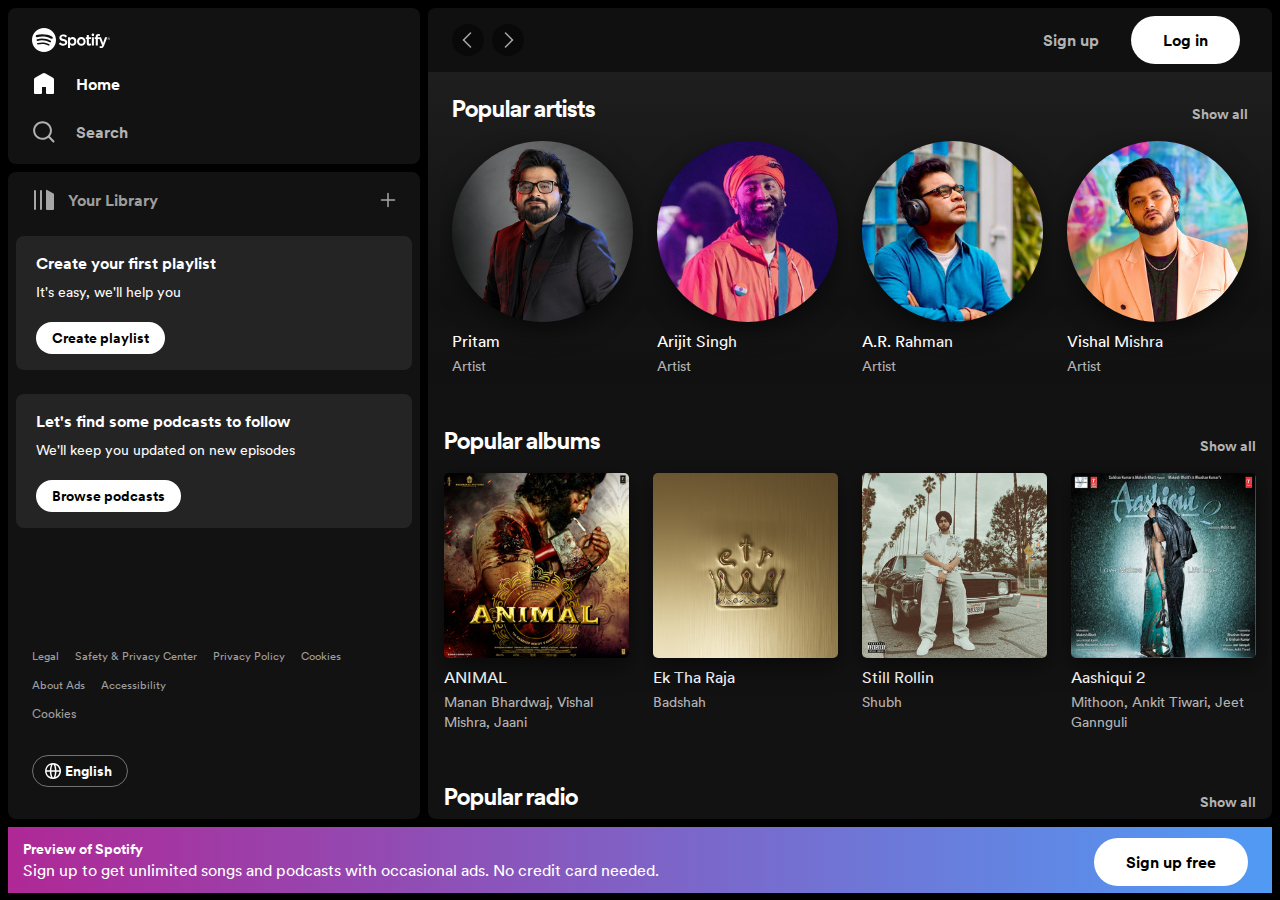
<file: index.html>
<!DOCTYPE html>
<html lang="en">
<head>
    <meta charset="UTF-8">
    <meta name="viewport" content="width=device-width, initial-scale=1.0">
    <title>Spotify - Web Player: Music for everyone</title>
    <link rel="icon" type="image/png" sizes="32x32"
        href="assets/icons/icon.png">
    <link rel="icon" type="image/png" sizes="16x16"
        href="assets/icons/icon-sm.png">
    <link rel="stylesheet" href="styles.css">
</head>

<body>

    <div class="spotify-divisions">
        <!-- main divisions start -->
        <div class="main-div">
            <!-- left.....  -->
            <div class="main-div-left">
                <div class="menu">
                    <div>
                        <img class="icon" src="assets/icons/spotify.svg">
                    </div>
                    <ul>
                        <li>
                            <img class="icon menu-icons" src="assets/icons/home_filled.svg">
                            <p>Home</p>
                        </li>
                        <li class="search">
                            <img class="icon menu-icons" src="assets/icons/search.svg">
                            <p>Search</p>
                        </li>
                    </ul>
                </div>

                <div class="library">
                    <div class="library-flex">
                        <div>
                            <img class="icon menu-icons" src="assets/icons/library.svg">
                            <p>Your Library</p>
                        </div>
                        <img class="icon menu-icons plus" src="assets/icons/plus.svg">
                    </div>
                    <div class="library-top">
                        <div class="library-container">
                            <h1>Create your first playlist</h1>
                            <p>It's easy, we'll help you</p>
                            <div>Create playlist</div>
                        </div>
                        <div class="library-container">
                            <h1>Let's find some podcasts to follow</h1>
                            <p>We'll keep you updated on new episodes</p>
                            <div>Browse podcasts</div>
                        </div>
                    </div>

                    <div class="library-bottom">
                        <div>
                            <ul>
                                <li>Legal</li>
                                <li>Safety & Privacy Center</li>
                                <li>Privacy Policy</li>
                                <li>Cookies</li>
                                <li>About Ads</li>
                                <li>Accessibility</li>
                            </ul>
                            <ul>
                                <li class="cookies">Cookies</li>
                            </ul>
                        </div>
                        <div class="lang-button">
                            <div>
                                <img class="icon menu-icons web" src="assets/icons/web.svg">
                                <p>English</p>
                            </div>
                        </div>
                    </div>
                </div>

            </div>

            <!-- right....  -->
            <div class="main-div-right">

                <!-- header start  -->
                <header class="big-screen-el">
                    <div class="header-flex">
                        <div class="header-arrow">
                            <img class="icon" src="assets/icons/arrow_left.svg">
                        </div>
                        <div class="header-arrow">
                            <img class="icon" src="assets/icons/arrow_right.svg">
                        </div>
                    </div>
                    <div class="header-flex">
                        <p>Sign up</p>
                        <div class="button-big">Log in</div>
                    </div>
                </header>    

                <header class="small-screen-el">
                    <div class="header-flex">
                        <div class="icon-div spotify">
                            <img class="icon" src="assets/icons/logo-spotify.svg">
                        </div>
                    </div>
                    <div class="header-flex">
                        <div class="icon-div search">
                            <img class="icon" src="assets/icons/search-icon.svg">
                        </div>
                        <div class="button-big">Open App</div>
                        <div class="icon-div menu">
                            <img class="icon" src="assets/icons/menu-icon.svg">
                        </div>
                    </div>
                </header>
                <!-- header end  -->

                <!-- main content starts here  -->
                <!-- first section  -->
                <div class="section one">
                    <div class="heading">
                        <a>Popular artists</a>
                        <p>Show all</p>
                    </div>
                    <div class="row">
                        <div class="card one">
                            <div>
                                <div class="image">
                                    <img src="assets/images/img1.jpeg"
                                       >
                                </div>
                                <h1>Pritam</h1>
                                <p>Artist</p>
                            </div>
                        </div>
                        <div class="card two">
                            <div>
                                <div class="image">
                                    <img src="assets/images/img2.jpeg"
                                       >
                                </div>
                                <h1>Arijit Singh</h1>
                                <p>Artist</p>
                            </div>
                        </div>
                        <div class="card three">
                            <div>
                                <div class="image">
                                    <img src="assets/images/img3.jpeg"
                                       >
                                </div>
                                <h1>A.R. Rahman</h1>
                                <p>Artist</p>
                            </div>
                        </div>
                        <div class="card four">
                            <div>
                                <div class="image">
                                    <img src="assets/images/img4.jpeg"
                                       >
                                </div>
                                <h1>Vishal Mishra</h1>
                                <p>Artist</p>
                            </div>
                        </div>
                        <div class="card five">
                            <div>
                                <div class="image">
                                    <img src="assets/images/img5.jpeg"
                                       >
                                </div>
                                <h1>Anirudh Ravichander</h1>
                                <p>Artist</p>
                            </div>
                        </div>
                        <div class="card six">
                            <div>
                                <div class="image">
                                    <img src="assets/images/img6.jpeg"
                                       >
                                </div>
                                <h1>Vishal-Shekhar</h1>
                                <p>Artist</p>
                            </div>
                        </div>
                    </div>
                </div>

                <main>

                    <!-- second section  -->
                    <div class="section">
                        <div class="heading">
                            <a>Popular albums</a>
                            <p>Show all</p>
                        </div>
                        <div class="row">
                            <div class="card one">
                                <div>
                                    <div class="image">
                                        <img src="assets/images/img7.jpeg"
                                           >
                                    </div>
                                    <h1>ANIMAL</h1>
                                    <p>Manan Bhardwaj, Vishal Mishra, Jaani</p>
                                </div>
                                <button class="hover-btn">
                                    <img src="assets/icons/play.svg">
                                </button>
                            </div>
                            <div class="card two">
                                <div>
                                    <div class="image">
                                        <img src="assets/images/img8.jpeg"
                                           >
                                    </div>
                                    <h1>Ek Tha Raja</h1>
                                    <p>Badshah</p>
                                </div>
                                <button class="hover-btn">
                                    <img src="assets/icons/play.svg">
                                </button>
                            </div>
                            <div class="card three">
                                <div>
                                    <div class="image">
                                        <img src="assets/images/img9.jpeg"
                                           >
                                    </div>
                                    <h1>Still Rollin</h1>
                                    <p>Shubh</p>
                                </div>
                                <button class="hover-btn">
                                    <img src="assets/icons/play.svg">
                                </button>
                            </div>
                            <div class="card four">
                                <div>
                                    <div class="image">
                                        <img src="assets/images/img10.jpeg"
                                           >
                                    </div>
                                    <h1>Aashiqui 2</h1>
                                    <p>Mithoon, Ankit Tiwari, Jeet Gannguli</p>
                                </div>
                                <button class="hover-btn">
                                    <img src="assets/icons/play.svg">
                                </button>
                            </div>
                            <div class="card five">
                                <div>
                                    <div class="image">
                                        <img src="assets/images/img11.jpeg"
                                           >
                                    </div>
                                    <h1>Moosetape</h1>
                                    <p>Sidhu Moose Wala</p>
                                </div>
                                <button class="hover-btn">
                                    <img src="assets/icons/play.svg">
                                </button>
                            </div>
                            <div class="card six">
                                <div>
                                    <div class="image">
                                        <img src="assets/images/img12.jpeg"
                                           >
                                    </div>
                                    <h1>Aavesham (Original Motion...</h1>
                                    <p>Sushin Shyam, Vinayak Sasikumar</p>
                                </div>
                            </div>
                        </div>
                    </div>

                    <!-- third section  -->
                    <div class="section">
                        <div class="heading">
                            <a>Popular radio</a>
                            <p>Show all</p>
                        </div>
                        <div class="row">
                            <div class="card one">
                                <div>
                                    <div class="image">
                                        <img src="assets/images/img13.jpeg">
                                    </div>
                                    <h1>Arijit Singh Radio</h1>
                                    <p>With Neha Kakkar, Pritam, KK and more</p>
                                </div>
                            </div>
                            <div class="card two">
                                <div>
                                    <div class="image">
                                        <img src="assets/images/img14.jpeg">
                                    </div>
                                    <h1>Diljit Dosanjh Radio</h1>
                                    <p>With Garry Sandhu, Ranjit Bawa, Amrinder Gill and more</p>
                                </div>
                            </div>
                            <div class="card three">
                                <div>
                                    <div class="image">
                                        <img src="assets/images/img15.jpeg">
                                    </div>
                                    <h1>Alka Yagnik Radio</h1>
                                    <p>With Udit Narayan, Kumar Sanu, Anuradha Paudwal and more</p>
                                </div>
                            </div>
                            <div class="card four">
                                <div>
                                    <div class="image">
                                        <img src="assets/images/img16.jpeg">
                                    </div>
                                    <h1>S.P. Balasubrahmanyam...</h1>
                                    <p>With Mano, Illayaraaja, S. Janaki and more</p>
                                </div>
                            </div>
                            <div class="card five">
                                <div>
                                    <div class="image">
                                        <img src="assets/images/img17.jpeg">
                                    </div>
                                    <h1>Kumar Sanu Radio</h1>
                                    <p>With Udit Narayan, Alka Yagnik, Anuradha Paudwal and more</p>
                                </div>
                            </div>
                            <div class="card six">
                                <div>
                                    <div class="image">
                                        <img src="assets/images/img18.jpeg">
                                    </div>
                                    <h1>Udit Narayan Radio</h1>
                                    <p>With Kumar Sanu, Alka Yagnik, Anuradha Paudwal and more</p>
                                </div>
                            </div>
                        </div>
                    </div>

                    <!-- fourth section  -->
                    <div class="section">
                        <div class="heading">
                            <a>Featured Charts</a>
                        </div>
                        <div class="row">
                            <div class="card one">
                                <div>
                                    <div class="image">
                                        <img src="assets/images/img19.jpg">
                                    </div>
                                    <h1>Top Songs - Global</h1>
                                    <p>Your Weekly update of the most played tracks right now - Global</p>
                                </div>
                            </div>
                            <div class="card two">
                                <div>
                                    <div class="image">
                                        <img src="assets/images/img20.jpg">
                                    </div>
                                    <h1>Top Songs - USA</h1>
                                    <p>Your weekly update of the most played tracks right now - USA.</p>
                                </div>
                            </div>
                            <div class="card three">
                                <div>
                                    <div class="image">
                                        <img src="assets/images/img21.jpg">
                                    </div>
                                    <h1>Top 50 - Global</h1>
                                    <p>Your daily update of the most played tracks right now - Global.</p>
                                </div>
                            </div>
                            <div class="card four">
                                <div>
                                    <div class="image">
                                        <img src="assets/images/img22.jpg">
                                    </div>
                                    <h1>Top 50 - USA</h1>
                                    <p>Your daily update of the most played tracks right now - USA.</p>
                                </div>
                            </div>
                            <div class="card five">
                                <div>
                                    <div class="image">
                                        <img src="assets/images/img23.jpg">
                                    </div>
                                    <h1>Viral 50 - Global</h1>
                                    <p>Your daily update of the most viral tracks right now - Global.</p>
                                </div>
                            </div>
                            <div class="card six">
                                <div>
                                    <div class="image">
                                        <img src="assets/images/img24.jpg">
                                    </div>
                                    <h1>Viral 50 - USA</h1>
                                    <p>Your daily update of the most viral tracks right now - USA.</p>
                                </div>   
                            </div>          
                        </div>
                    </div>

                    <!-- fifth section  -->
                    <div class="section">
                        <div class="heading">
                            <a>Spotify Playlists</a>
                            <p>Show all</p>
                        </div>
                        <div class="row">
                            <div class="card one">
                                <div>
                                    <div class="image">
                                        <img src="assets/images/img25.jpeg">
                                    </div>
                                    <h1>New Music Friday</h1>
                                    <p>The very best in new music from around the world. Cover: Twenty One Pilots</p>
                                </div>
                            </div>
                            <div class="card two">
                                <div>
                                    <div class="image">
                                        <img src="assets/images/img26.jpeg">
                                    </div>
                                    <h1>Feel Good Friday</h1>
                                    <p>Uplifting anthems to power you through 'til the weekend.</p>
                                </div>
                            </div>
                            <div class="card three">
                                <div>
                                    <div class="image">
                                        <img src="assets/images/img27.jpeg">
                                    </div>
                                    <h1>New Joints</h1>
                                    <p>All the New Joints featuring Blxst & Offset, Sexyy Red, Don Toliver and more!</p>
                                </div>
                            </div>
                            <div class="card four">
                                <div>
                                    <div class="image">
                                        <img src="assets/images/img28.jpeg">
                                    </div>
                                    <h1>Happy Beats</h1>
                                    <p>Feel-good dance music!</p>
                                </div>
                            </div>
                            <div class="card five">
                                <div>
                                    <div class="image">
                                        <img src="assets/images/img29.jpeg">
                                    </div>
                                    <h1>New Music Friday Dance</h1>
                                    <p>This week's handpicked new dance and electronic music, featuring new music from
                                        Vintage Culture</p>
                                </div>
                            </div>
                            <div class="card six">
                                <div>
                                    <div class="image">
                                        <img src="assets/images/img30.jpeg">
                                    </div>
                                    <h1>A Perfect Day</h1>
                                    <p>Timeless melodies from your favourite artists, both old and new.</p>
                                </div>
                            </div>
                        </div>
                    </div>

                    <!-- sixth section  -->
                    <div class="section">
                        <div class="heading">
                            <a>Spotify original podcasts</a>
                            <p>Show all</p>
                        </div>
                        <div class="row">
                            <div class="card one">
                                <div>
                                    <div class="image">
                                        <img src="assets/images/img31.jpeg">
                                    </div>
                                    <h1>Shri Krishna Leela (Hindi...</h1>
                                    <p>Spotify Studios</p>
                                </div>
                            </div>
                            <div class="card two">
                                <div>
                                    <div class="image">
                                        <img src="assets/images/img32.jpeg">
                                    </div>
                                    <h1>Pretkotha (Bengali Horror...</h1>
                                    <p>Gourab Tapadar</p>
                                </div>
                            </div>
                            <div class="card three">
                                <div>
                                    <div class="image">
                                        <img src="assets/images/img33.jpeg">
                                    </div>
                                    <h1>The Joe Rogan Experience</h1>
                                    <p>Joe Rogan</p>
                                </div>
                            </div>
                            <div class="card four">
                                <div>
                                    <div class="image">
                                        <img src="assets/images/img34.jpeg">
                                    </div>
                                    <h1>True Story Bro! with Trigger...</h1>
                                    <p>Spotify</p>
                                </div>
                            </div>
                            <div class="card five">
                                <div>
                                    <div class="image">
                                        <img src="assets/images/img35.jpeg">
                                    </div>
                                    <h1>Gopi Sudhakar Ennenna...</h1>
                                    <p>Spotify Studios</p>
                                </div>
                            </div>
                            <div class="card six">
                                <div>
                                    <div class="image">
                                        <img src="assets/images/img36.jpeg">
                                    </div>
                                    <h1>LAFZON KE MOTI - RJ...</h1>
                                    <p>RJ VASHISHTH</p>
                                </div>
                            </div>
                        </div>

                    </div>

                    <!-- seventh section  -->
                    <div class="section">
                        <div class="heading">
                            <a>Trending Episodes</a>
                            <p>Show all</p>
                        </div>
                        <div class="row">
                            <div class="card one">
                                <div>
                                    <div class="image">
                                        <img src="assets/images/img37.jpeg">
                                    </div>
                                    <h1>Welcome back, RJ Balaji -...</h1>
                                    <p>Jun 2021 . 15 min</li>
                                    </p>
                                </div>
                            </div>
                            <div class="card two">
                                <div>
                                    <div class="image">
                                        <img src="assets/images/img38.jpeg">
                                    </div>
                                    <h1>#73: Hotel Of Horrors...</h1>
                                    <p>Jun 2021 . 15 min</p>
                                </div>
                            </div>
                            <div class="card three">
                                <div>
                                    <div class="image">
                                        <img src="assets/images/img39.jpeg">
                                    </div>
                                    <h1>Anubis : God of Death - Pa...</h1>
                                    <p>Jun 2021 . 15 min</p>
                                </div>
                            </div>
                            <div class="card four">
                                <div>
                                    <div class="image">
                                        <img src="assets/images/img39.jpeg">
                                    </div>
                                    <h1>Anubis : God of Death - Pa...</h1>
                                    <p>Jun 2021 . 15 min</p>
                                </div>
                            </div>
                            <div class="card five">
                                <div>
                                    <div class="image">
                                        <img src="assets/images/img40.jpeg">
                                    </div>
                                    <h1>Mahabharata Episode 1:...</h1>
                                    <p>Jun 2021 . 15 min</p>
                                </div>
                            </div>
                            <div class="card six">
                                <div>
                                    <div class="image">
                                        <img src="assets/images/img41.jpeg">
                                    </div>
                                    <h1>Relaxing Rain Sounds for...</h1>
                                    <p>Aug 2019 . 122 min</p>
                                </div>
                            </div>
                        </div>

                    </div>

                </main>
                <!-- end of main content  -->

                <!-- footer start  -->
                <footer>
                    <div>
                        <div class="footer-flex">
                            <ul>
                                <li>Company</li>
                                <li>About</li>
                                <li>Jobs</li>
                                <li>For the Record</li>
                            </ul>
                            <ul>
                                <li>Communities</li>
                                <li>For Artists</li>
                                <li>Developers</li>
                                <li>Advertising</li>
                                <li>Investors</li>
                                <li>Vendors</li>
                            </ul>
                            <ul>
                                <li>Useful links</li>
                                <li>Support</li>
                                <li>Free Mobile App</li>
                            </ul>
                            <ul>
                                <li>Spotify Plans</li>
                                <li>Premium Individual</li>
                                <li>Premium Duo</li>
                                <li>Premium Family</li>
                                <li>Premium Student</li>
                                <li>Spotify Free</li>
                            </ul>

                        </div>
                        <div class="footer-icons">
                            <div>
                                <img class="icon" src="assets/icons/insta.svg">
                            </div>
                            <div>
                                <img class="icon" src="assets/icons/twitter.svg">
                            </div>
                            <div>
                                <img class="icon" src="assets/icons/fb.svg">
                            </div>
                        </div>


                    </div>

                    <hr>

                    <ul class="small-screen-el">
                        <li>Legal</li>
                        <li>Safety & Privacy Center</li>
                        <li>Privacy Policy</li>
                        <li>Cookies</li>
                        <li>About Ads</li>
                        <li>Accessibility</li>
                    </ul>
                    <p>© 2024 Spotify AB</p>
                    <div class="lang-button small-screen-el">
                        <div>
                            <img class="icon menu-icons web" src="assets/icons/web.svg"> 
                            <p>English</p>
                        </div>
                    </div>
                </footer>
                <!-- footer end  -->

            </div>
        </div>




        <!-- fixed banner at the bottom  -->
        <div class="fixed-banner">
            <div>
                <div>
                    <p class="fixed-banner-title">Preview of Spotify</p>
                    <p class="fixed-banner-text">Sign up to get unlimited songs and podcasts with occasional ads. No
                        credit
                        card
                        needed.</p>
                </div>
                <div class="button-big">
                    Sign up free
                </div>
            </div>
        </div>
        <!-- fixed banner end  -->
    </div>

    <script src="script.js"></script>
</body>

</html>
</file>
<file: styles.css>
:root {
  --myblack: #121212;
  --mygrey: #242424;
}

/* reset default styles*/
body,
p,
a,
ul,
li,
h2,
h1 {
  margin: 0;
  padding: 0;
  text-decoration: none;
}

li {
  list-style-type: none;
}

/* base styles */
body {
  color: white;
  background: black;
  overflow-x: hidden;
}

body,
html {
  margin: 0;
  height: 100%;
}

@font-face {
  font-family: "CircularSp";
  src: url("assets/fonts/CircularSp.woff2");
}

@font-face {
  font-family: "CircularSp-bold";
  src: url("assets/fonts/CircularSp-Bold.woff2");
}

@font-face {
  font-family: "CircularSp Title-bold";
  src: url("assets/fonts/CircularSpTitle-Bold.woff2");
}

@font-face {
  font-family: "SpotifyMixUI-regular";
  src: url("assets/fonts/SpotifyMixUI-Regular-cc3b1de388efa4cbca6c75cebc24585e.woff2");
}

@font-face {
  font-family: "SpotifyMixUI-bold";
  src: url("assets/fonts/SpotifyMixUI-Bold-4264b799009b1db5c491778b1bc8e5b7.woff2");
}

@font-face {
  font-family: "SpotifyMixUITitle-bold";
  src: url("assets/fonts/SpotifyMixUITitle-Bold-37290f1de77f297fcc26d71e9afcf43f.woff2");
}

@font-face {
  font-family: "SpotifyMixUITitle-extraBold";
  src: url("assets/fonts/SpotifyMixUITitle-Extrabold-ba6c73cd7f82c81e49cf2204017803ed.woff2");
}

@font-face {
  font-family: "SpotifyMixUITitleVariable";
  src: url("assets/fonts/SpotifyMixUITitleVariable-8769ccfde3379b7ebcadd9529b49d0cc.woff2");
}

@font-face {
  font-family: "SpotifyMixUITitleVariable1";
  src: url("assets/fonts/SpotifyMixUITitleVariable-8769ccfde3379b7ebcadd9529b49d0cc\ \(1\).woff2");
}

* {
  font-family: "CircularSp" !important;
  font-size: 14px;
  line-height: normal;
  letter-spacing: normal;
  font-weight: 400;
  box-sizing: border-box;
  scrollbar-width: none;
}

body::-webkit-scrollbar {
  display: none;
}

a:hover {
  text-decoration: underline;
}

.icon {
  filter: invert(1);
}

/* base styles end  */

/* ......................................................................................  */

.small-screen-el {
  display: none;
}

.spotify-divisions {
  height: 100%;
  display: flex;
  flex-flow: column;
  overflow: hidden;
}

/* fixed banner start  */

.fixed-banner {
  background-color: black;
  background-color: transparent;
  min-width: 784px;
  padding: 8px;
}

.fixed-banner > div {
  background-image: linear-gradient(90deg, #af2896, #509bf5);
  color: white;
  padding: 11px 10px 7px 15px;
  display: flex;
  justify-content: space-between;
}

.fixed-banner-title {
  font-family: "CircularSp-bold" !important;
  font-size: 14px;
  font-weight: 500;
  padding-top: 1px;
}

.fixed-banner-text {
  font-size: 16px;
  font-weight: 400;
}

.button-big {
  background-color: white;
  color: black;
  font-family: "CircularSp-bold" !important;
  font-size: 16px;
  font-weight: 300;
  width: fit-content;
  height: fit-content;
  border-radius: 25px;
  min-width: max-content;
}

.fixed-banner .button-big {
  padding: 13px 32px;
  margin: 0 14px;
  align-self: center;
}

/* fixed banner end  */

.main-div {
  flex: 1;
  display: flex;
  height: 91%;
  padding: 8px;
  padding-bottom: 0;
}

/* main division left  */
.main-div-left {
  background-color: black;
  height: 100%;
  min-width: 360px;
  width: 100%;
  max-width: 420px;
  display: flex;
  flex-flow: column;
  gap: 8px;
  padding-right: 8px;
}

.main-div-left > div {
  background-color: var(--myblack);
  width: 100%;
  border-radius: 8px;
}

/* menu section  */
.menu {
  height: fit-content;
  display: flex;
  flex-flow: column;
  justify-content: center;
}

.menu > div {
  height: 44px;
}

.menu > div > img {
  padding: 0 24px;
  margin-top: 20px;
}

.menu > ul {
  padding: 8px 12px;
}

.menu > ul > li {
  height: 40px;
  display: flex;
  flex-flow: row;
  align-items: center;
  gap: 20px;
  padding: 4px 12px;
  box-sizing: content-box;
}

.menu > ul > li * {
  font-family: "CircularSp-bold" !important;
  font-size: 16px;
  font-weight: 500;
}

.menu-icons {
  height: 24px;
  width: 24px;
}

.search {
  color: #b3b3b3;
}

.search > .menu-icons {
  filter: invert(0.7);
}

/* library section  */
.library {
  height: 100%;
  display: flex;
  flex-flow: column;
}

.library-top {
  display: flex;
  flex-flow: column;
  padding: 8px;
  gap: 8px;
  flex: 1;
}

.library-flex {
  display: flex;
  flex-flow: row;
  align-items: center;
  padding: 16px 24px 8px 24px;
  justify-content: space-between;
}

.library-flex > div {
  display: flex;
  align-items: center;
  gap: 12px;
}

.library-flex img {
  filter: invert(0.65);
}

.library-flex > div > p {
  font-family: "CircularSp-bold" !important;
  font-size: 16px;
  font-weight: 500;
  color: #9e9e9e;
}

.menu-icons.plus {
  height: 16px;
  width: 16px;
}

.library-container {
  background-color: var(--mygrey);
  border-radius: 8px;
  margin: 8px 0;
  padding: 16px 20px;
  display: flex;
  flex-flow: column;
  gap: 8px;
  justify-content: center;
}

.library-container > h1 {
  font-family: "CircularSp-bold" !important;
  font-size: 16px;
  font-weight: 500;
}

.library-container > p {
  color: #f9f9f9;
}

.library-container > div {
  background-color: #fff;
  width: fit-content;
  color: #000;
  font-family: "CircularSp-bold" !important;
  font-size: 14px;
  font-weight: 500;
  padding: 6px 16px;
  border-radius: 20px;
  margin-top: 12px;
}

.library-container > div:hover {
  font-size: 16px;
  cursor: pointer;
}

.library-bottom {
  display: flex;
  flex-flow: column;
  max-height: min-content;
}

.library-bottom > div:first-child {
  margin: 33px 0;
  padding: 0 24px;
  margin-right: 20px;
  margin-top: 25px;
}

.library-bottom ul {
  text-align: start;
  display: flex;
  flex-wrap: wrap;
  column-gap: 16px;
}

.library-bottom > div > ul li {
  font-family: "CircularSp" !important;
  font-size: 11px;
  font-weight: 400;
  color: #9f9f9f;
  margin-top: 14px;
}

.library-bottom > div > ul li.cookies {
  font-size: 12px;
  margin-top: 12px;
}

.lang-button {
  margin-bottom: 32px;
  padding: 0 24px;
}

.lang-button > div {
  display: flex;
  align-items: center;
  gap: 4px;
  width: fit-content;
  border: 1px solid #727272;
  border-radius: 20px;
  padding: 3px 15px 3px 12px;
}

.lang-button > div > p {
  font-family: "CircularSp-bold" !important;
  font-size: 14px;
  font-weight: 500;
}

.menu-icons.web {
  width: 16px;
}

/* main division right  */
.main-div-right {
  background-color: var(--myblack);
  border-radius: 8px;
  height: 100%;
  width: 100%;
  overflow-y: auto;
  min-width: 416px;
}

header {
  display: flex;
  flex-flow: row;
  justify-content: space-between;
  align-items: center;
  padding: 8px 24px;
  background-color: #101010;
  position: sticky;
  top: 0;
  left: 0;
  z-index: 10;
}

.header-flex {
  display: flex;
  flex-flow: row;
  align-items: center;
  gap: 8px;
}

.header-arrow {
  background-color: #090909;
  width: 32px;
  height: 32px;
  /* padding: 10px; */
  border-radius: 50px;
  display: flex;
  align-items: center;
  justify-content: center;
}

.header-arrow img {
  width: 16px;
  height: 16px;
  filter: invert(0.65);
}

.header-flex > p {
  font-family: "CircularSp-bold" !important;
  font-size: 16px;
  font-weight: 500;
  color: #b3b3b3;
  padding-right: 24px;
}

.header-flex > .button-big {
  padding: 13px 32px;
  margin-right: 8px;
}

/* header ends  */

/* main content starts */
main {
  display: flex;
  flex-flow: column;
  justify-content: center;
  align-items: center;
  padding: 0 12px;
}

.section {
  display: flex;
  flex-flow: column;
  /* width: 100%; */
  margin-top: 13px;
}

.section.one {
  margin-top: 0;
  padding: 0 12px;
  background-image: linear-gradient(
    180deg,
    #1e1e1e,
    #1d1d1d,
    #1c1c1c,
    #1b1b1b,
    #1a1a1a,
    #191919,
    #181818,
    #171717,
    #161616,
    #151515,
    #141414,
    #131313,
    #121212,
    #111111,
    #121212,
    #131313,
    #121212,
    #111111,
    #121212
  );
}

.heading {
  height: 57px;
  padding: 6px 12px;
  display: flex;
  justify-content: space-between;
  align-items: flex-end;
}

.heading > a {
  font-family: "CircularSp Title-bold" !important;
  font-size: 24px;
  font-weight: 500;
}

.heading > p {
  font-family: "CircularSp-bold" !important;
  font-size: 14px;
  font-weight: 500;
  color: #b3b3b3;
  margin-bottom: -1px;
}

.row {
  display: grid;
  grid-template-columns: repeat(6, 1fr);
  grid-template-rows: repeat(1, 1fr);
}

.card {
  overflow: hidden;
  /* position: relative; */
}

.card .image {
  position: relative;
}

.card:hover {
  background-color: rgba(255, 255, 255, 0.04);
  border-radius: 6px;
}

.hover-btn {
  display: none;
  position: absolute;
  bottom: 12px;
  right: 8px;
  width: 48px;
  height: 48px;
  box-sizing: border-box;
  border-radius: 50%;
  place-items: center;
  background-color: #1ed760;
  border: none;
  z-index: 10;
  transition: 0.3s ease;
}

.hc .hover-btn {
  display: grid;
}

.card button.hover-btn img {
  width: 24px;
  height: 24px;
}

.image > img {
  border-radius: 5px;
  width: 100%;
  aspect-ratio: 1/1;
  object-fit: cover;
  background-color: #682828;
  box-shadow: 0 8px 24px rgba(0, 0, 0, 0.5);
}

.section.one .image > img {
  border-radius: 50%;
  width: 100%;
  aspect-ratio: 1/1;
  object-fit: cover;
}

.card > div {
  padding: 12px;
}

.card h1,
.card p {
  margin: 3px 0;
}

.card h1 {
  font-family: "CircularSp-bold";
  font-size: 16px;
  font-weight: 400;
}

.card p {
  font-size: 14px;
  font-weight: 400;
  color: #b3b3b3;
  margin-top: 4px;
}

/* main content ends  */

/* footer starts  */
footer {
  padding: 48px 32px 72px 32px;
  margin-top: 30px;
}

footer > p {
  color: #9f9f9f;
  padding-top: 16px;
}

footer > div {
  display: flex;
  flex-wrap: wrap;
}

footer > div > div {
  display: flex;
}

.footer-flex {
  flex: 1;
  min-width: 333px;
  flex-wrap: nowrap;
}

.footer-flex > ul {
  min-width: 93px;
  width: 25%;
  max-width: 252px;
  display: flex;
  flex-flow: column;
  gap: 8px;
  margin-right: 24px;
  margin-bottom: 33px;
}

.footer-flex > ul > li:first-child {
  font-family: "CircularSp-bold" !important;
  font-size: 16px;
  font-weight: 500;
  color: white;
  word-wrap: break-word;
}

.footer-flex > ul > li {
  font-family: "CircularSp" !important;
  font-size: 16px;
  font-weight: 400;
  color: #9f9f9f;
}

.footer-icons {
  gap: 16px;
}

.footer-icons > div {
  background-color: #292929;
  padding: 12px;
  width: fit-content;
  height: fit-content;
  display: grid;
  place-items: center;
  border-radius: 50%;
}

.footer-icons .icon {
  width: 16px;
}

footer hr {
  height: 1px;
  border: none;
  background-color: #2a2a2a;
  margin-bottom: 24px;
}

/* footer ends  */

/* responsive design  */

.sample {
  height: 800px;
  background-color: lightblue;
  margin-bottom: 10px;
}

/*............ responsive design ........... */

@media screen and (max-width: 1722px) {
  .card.six {
    display: none;
  }

  .row {
    grid-template-columns: repeat(5, 1fr);
  }

  main {
    padding: 0 9px;
  }
}

@media screen and (max-width: 1503px) {
  .card.six,
  .card.five {
    display: none;
  }

  .row {
    grid-template-columns: repeat(4, 1fr);
  }

  main {
    padding: 0 5.2px;
  }
}

@media screen and (max-width: 1451px) {
  .card.six {
    display: none;
  }

  .card.five {
    display: block;
  }

  .row {
    grid-template-columns: repeat(5, 1fr);
  }

  main {
    padding: 0 4.2px;
  }
}

@media screen and (max-width: 1351px) {
  .card.six,
  .card.five {
    display: none;
  }

  .row {
    grid-template-columns: repeat(4, 1fr);
  }

  main {
    padding: 0 4px;
  }
}

@media screen and (max-width: 1170px) {
  .card.six,
  .card.five,
  .card.four {
    display: none;
  }

  .row {
    grid-template-columns: repeat(3, 1fr);
  }

  main {
    padding: 0 4px;
  }
}

@media screen and (max-width: 1139px) {
  .footer-flex {
    flex-wrap: wrap;
    column-gap: 3px;
    row-gap: 7px;
  }

  .footer-icons {
    margin-left: 25px;
  }

  .footer-flex > ul {
    width: 20%;
    min-width: 66.4px;
  }
}

@media screen and (max-width: 991px) {
  .card.six,
  .card.five,
  .card.four,
  .card.three {
    display: none;
  }

  .row {
    grid-template-columns: repeat(2, 1fr);
  }

  main {
    padding: 0 4px;
  }

  footer {
    padding-left: 16px;
  }

  footer > div {
    flex-flow: column;
  }

  .footer-flex {
    flex-wrap: wrap;
  }

  .footer-flex > ul {
    width: 45%;
    margin-right: 0;
  }

  .footer-icons {
    margin-left: 0px;
    margin-bottom: 33px;
    margin-top: 7px;
  }
}

@media screen and (max-width: 857px) {
  .main-div {
    height: 60%;
  }

  .fixed-banner > div {
    height: 68px;
    padding-top: 10px;
    padding-bottom: 8px;
  }
}

@media screen and (max-width: 768px) {
  .small-screen-el {
    display: block;
  }

  .main-div {
    padding: 0;
  }

  .main-div-left,
  .fixed-banner {
    display: none;
  }

  .main-div-right {
    width: 100vw;
    overflow-x: hidden;
  }

  header.big-screen-el,
  .hover-btn, .hc .hover-btn {
    display: none;
  }

  header.small-screen-el {
    display: flex;
    flex-flow: row;
    justify-content: space-between;
    align-items: center;
    width: 100vw;
    height: 56px;
    padding: 16px;
    background-color: #101010;
    position: sticky;
    top: 0;
    left: 0;
    z-index: 10;
  }

  header.small-screen-el .icon-div.spotify {
    height: min-content;
    margin-top: 4px;
  }

  header.small-screen-el .icon-div.menu .icon {
    width: 24px;
    height: 24px;
  }

  header.small-screen-el .icon-div.search {
    padding: 5px 8px 0;
  }

  header.small-screen-el .icon-div.search .icon {
    width: 16px;
    height: 16px;
  }

  header.small-screen-el .button-big {
    padding: 7px 16px;
    font-family: "SpotifyMixUI-bold" !important;
    font-size: 13px;
    line-height: normal;
    letter-spacing: normal;
    font-weight: 700;
  }

  main {
    width: 100%;
    overflow: hidden;
    display: block;
    align-items: start;
    padding: 0;
  }

  .row {
    width: 100%;
    overflow: scroll;
    display: flex;
    overflow: scroll;
    padding-right: 8px;            
  }

  .card.six,
  .card.five,
  .card.four,
  .card.three {
    display: block;
  }

  .card {
    width: max-content;
    overflow: unset;
  }

  .card h1 {
    font-family: "SpotifyMixUI-regular" !important;
  }

  .card > div {
    padding: 8px;
  }

  .card .image > img {
    width: 152px;
    height: 152px;
  }

  .section {
    overflow: hidden;
    margin: 0;
    padding: 0;
    padding-left: 8px;
    box-sizing: border-box;
    min-width: unset;
    width: unset;
  }

  .section.one {
    padding: 0;
    padding-left: 8px;
  }

  .section.one .image > img {
    border-radius: 5px;
    width: 152px;
    height: 152px;
    box-sizing: border-box;
  }

  .heading {
    padding: 24px 8px 12px;
    height: fit-content;
  }

  .heading > p,
  .card p {
    display: none;
  }

  .heading a {
    font-family: "SpotifyMixUITitleVariable" !important;
    font-size: 20px;
    line-height: normal;
    letter-spacing: normal;
    font-weight: 700;
  }

  main .heading {
    padding-top: 21px;
  }

  footer {
    margin-top: 0;
    padding-bottom: 40px;
    padding-top: 38px;
  }

  footer > ul.small-screen-el {
    display: flex;
    column-gap: 16px;
    row-gap: 10px;
    margin: 39px 0 4px;
    flex-wrap: wrap;
    padding-right: 8px;
  }

  footer > ul.small-screen-el > li,
  footer > p {
    color: #b3b3b3;
    font-family: "SpotifyMixUI-regular" !important;
    font-size: 14px;
    line-height: normal;
    letter-spacing: normal;
    font-weight: 400;
  }

  footer > p {
    padding-top: 4px;
  }

  .footer-flex > ul {
    width: 40%;
    max-width: unset;
    margin-bottom: 32px;
    margin-right: 27px;
  }

  .footer-flex > ul > li {
    font-family: "SpotifyMixUI-regular" !important;
    color: #b3b3b3;
    line-height: normal;
  }

  .footer-flex > ul > li:first-child {
    font-family: "SpotifyMixUI-bold" !important;
    line-height: normal;
  }

  .lang-button.small-screen-el {
    margin: 0;
    margin-top: 15px;
    padding: 0;
  }

  .lang-button.small-screen-el > div {
    padding: 2px 15px 3px 12px;
    display: flex;
    align-items: center;
    justify-content: center;
  }

  .lang-button.small-screen-el > div > .menu-icons.web {
    padding: 0;
    margin-top: 1px;
  }

  .lang-button.small-screen-el > div > p {
    font-family: "SpotifyMixUI-bold" !important;
    font-size: 13px;
    line-height: normal;
    letter-spacing: normal;
    font-weight: 700;
  }
}

@media screen and (max-width: 767px) {
  .footer-flex > ul {
    width: 100%;
    margin-right: 0;
  }

  footer hr {
    margin-bottom: 20px;
  }
}
</file>
